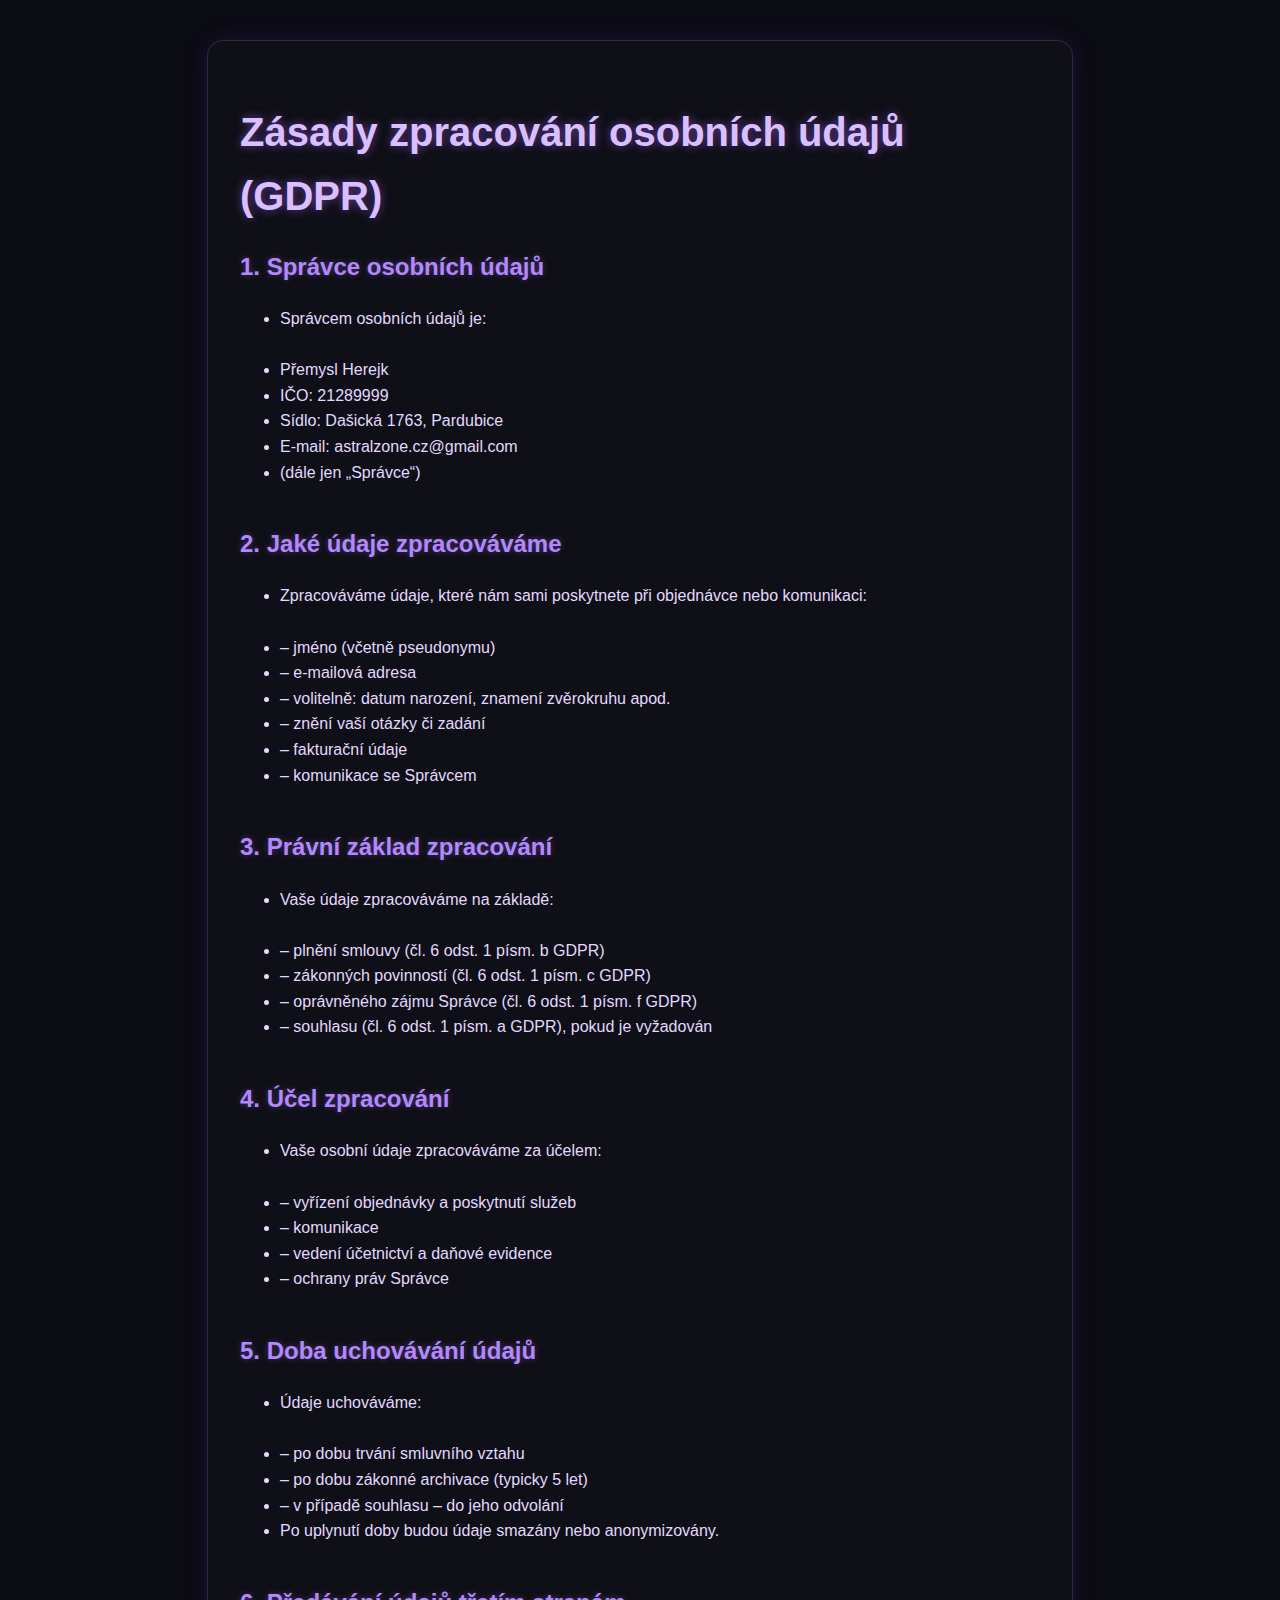
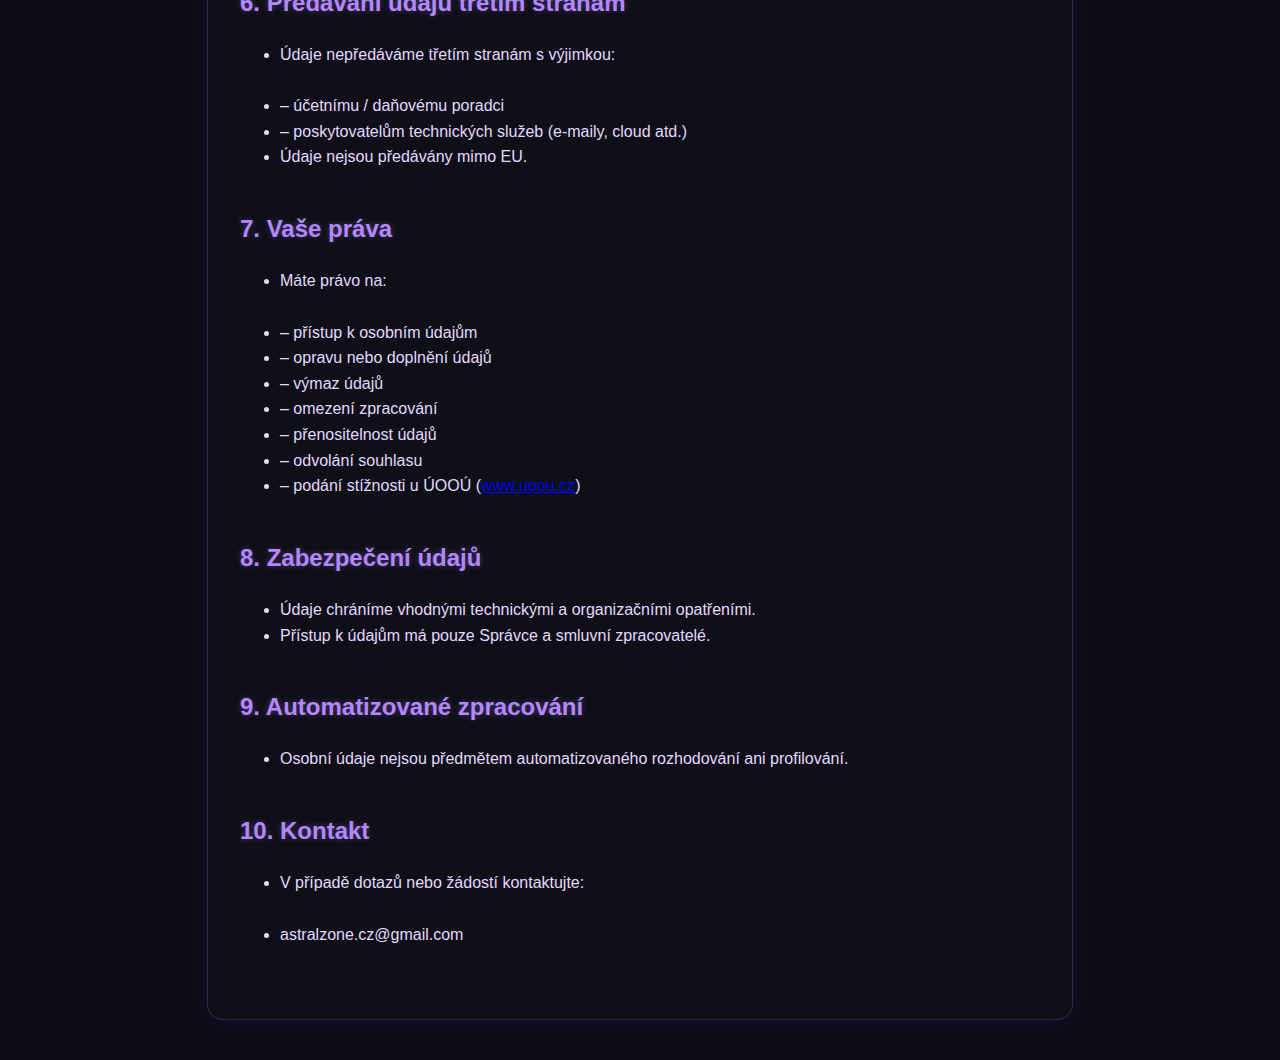
<file: tarot-gdpr.html>
<!DOCTYPE html>
<html lang="cs">
<head>
  <meta charset="UTF-8" />
  <meta name="viewport" content="width=device-width, initial-scale=1.0"/>
  <title>Obchodní podmínky | AstralZone</title>
  <link rel="stylesheet" href="css/tarot-podminky-style.css">
</head>
<body>
  <div class="container">
    <h1 class="glow">Zásady zpracování osobních údajů (GDPR)</h1>

    <section>
      <h2>1. Správce osobních údajů</h2>
      <ul>
        <li>Správcem osobních údajů je:</li><br>
        <li>Přemysl Herejk</li>
        <li>IČO: 21289999</li>
        <li>Sídlo: Dašická 1763, Pardubice</li>
        <li>E-mail: astralzone.cz@gmail.com</li>
        <li>(dále jen „Správce“)</li>
      </ul>
    </section>

    <section>
      <h2>2. Jaké údaje zpracováváme</h2>
      <ul>
        <li>Zpracováváme údaje, které nám sami poskytnete při objednávce nebo komunikaci:</li><br>
        <li>– jméno (včetně pseudonymu)</li>
        <li>– e-mailová adresa</li>
        <li>– volitelně: datum narození, znamení zvěrokruhu apod.</li>
        <li>– znění vaší otázky či zadání</li>
        <li>– fakturační údaje</li>
        <li>– komunikace se Správcem</li>
      </ul>
    </section>

    <section>
      <h2>3. Právní základ zpracování</h2>
      <ul>
        <li>Vaše údaje zpracováváme na základě:</li><br>
        <li>– plnění smlouvy (čl. 6 odst. 1 písm. b GDPR)</li>
        <li>– zákonných povinností (čl. 6 odst. 1 písm. c GDPR)</li>
        <li>– oprávněného zájmu Správce (čl. 6 odst. 1 písm. f GDPR)</li>
        <li>– souhlasu (čl. 6 odst. 1 písm. a GDPR), pokud je vyžadován</li>
      </ul>
    </section>

    <section>
      <h2>4. Účel zpracování</h2>
      <ul>
        <li>Vaše osobní údaje zpracováváme za účelem:</li><br>
        <li>– vyřízení objednávky a poskytnutí služeb</li>
        <li>– komunikace</li>
        <li>– vedení účetnictví a daňové evidence</li>
        <li>– ochrany práv Správce</li>
        </li>
      </ul>
    </section>

    <section>
      <h2>5. Doba uchovávání údajů</h2>
      <ul>
        <li>Údaje uchováváme:</li><br>
        <li>– po dobu trvání smluvního vztahu</li>
        <li>– po dobu zákonné archivace (typicky 5 let)</li>
        <li>– v případě souhlasu – do jeho odvolání</li>
        <li>Po uplynutí doby budou údaje smazány nebo anonymizovány.</li>
      </ul>
    </section>

    <section>
      <h2>6. Předávání údajů třetím stranám</h2>
      <ul>
        <li>Údaje nepředáváme třetím stranám s výjimkou:</li><br>
        <li>– účetnímu / daňovému poradci</li>
        <li>– poskytovatelům technických služeb (e-maily, cloud atd.)</li>
        <li>Údaje nejsou předávány mimo EU.</li>
      </ul>
    </section>

    <section>
      <h2>7. Vaše práva</h2>
      <ul>
        <li>Máte právo na:</li><br>
        <li>– přístup k osobním údajům</li>
        <li>– opravu nebo doplnění údajů</li>
        <li>– výmaz údajů</li>
        <li>– omezení zpracování</li>
        <li>– přenositelnost údajů</li>
        <li>– odvolání souhlasu</li>
        <li>– podání stížnosti u ÚOOÚ (<a href="https://www.uoou.cz">www.uoou.cz</a>)</li>
      </ul>
    </section>

    <section>
      <h2>8. Zabezpečení údajů</h2>
      <ul>
        <li>Údaje chráníme vhodnými technickými a organizačními opatřeními.</li>
        <li>Přístup k údajům má pouze Správce a smluvní zpracovatelé.</li>
      </ul>
    </section>

    <section>
      <h2>9. Automatizované zpracování</h2>
      <ul>
        <li>Osobní údaje nejsou předmětem automatizovaného rozhodování ani profilování.</li>
      </ul>
    </section>

    <section>
      <h2>10. Kontakt</h2>
      <ul>
        <li>V případě dotazů nebo žádostí kontaktujte:</li><br>
        <li>astralzone.cz@gmail.com</li>
      </ul>
    </section>
  </div>
</body>

</html>
</file>
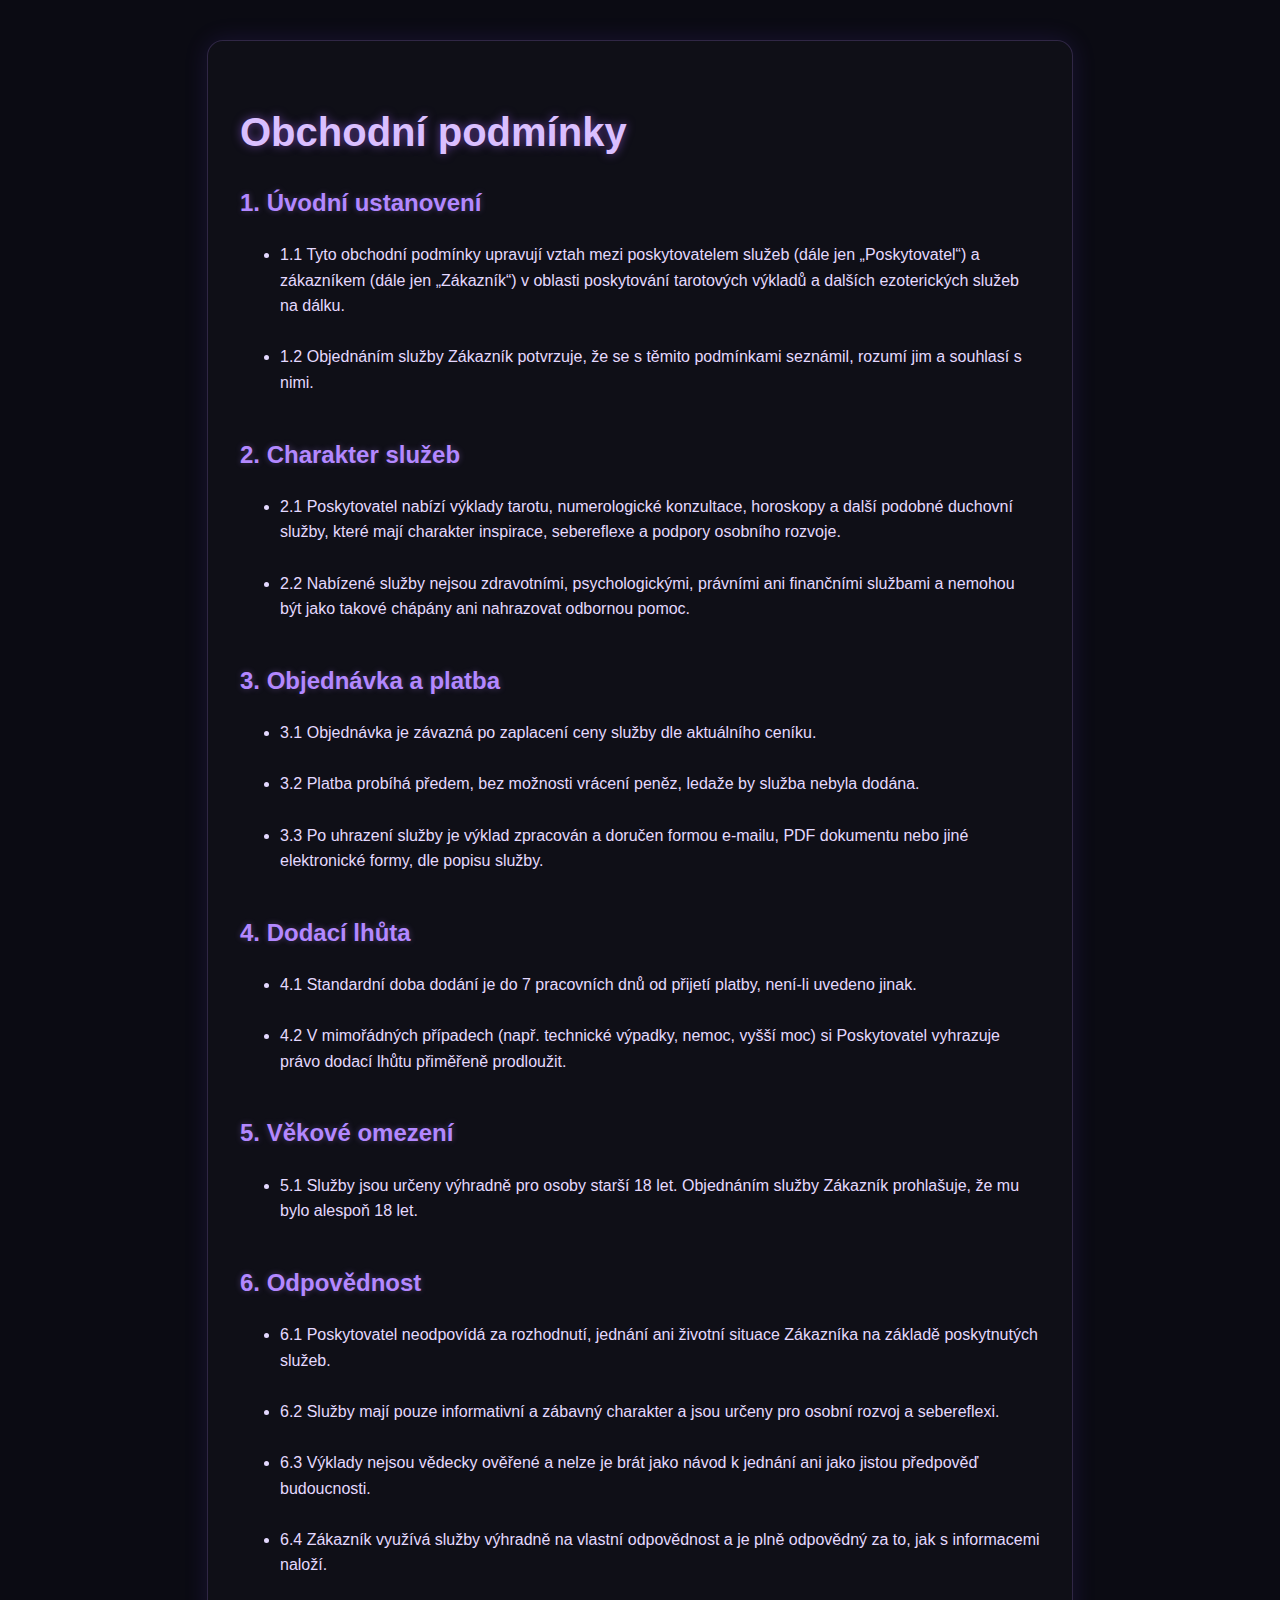
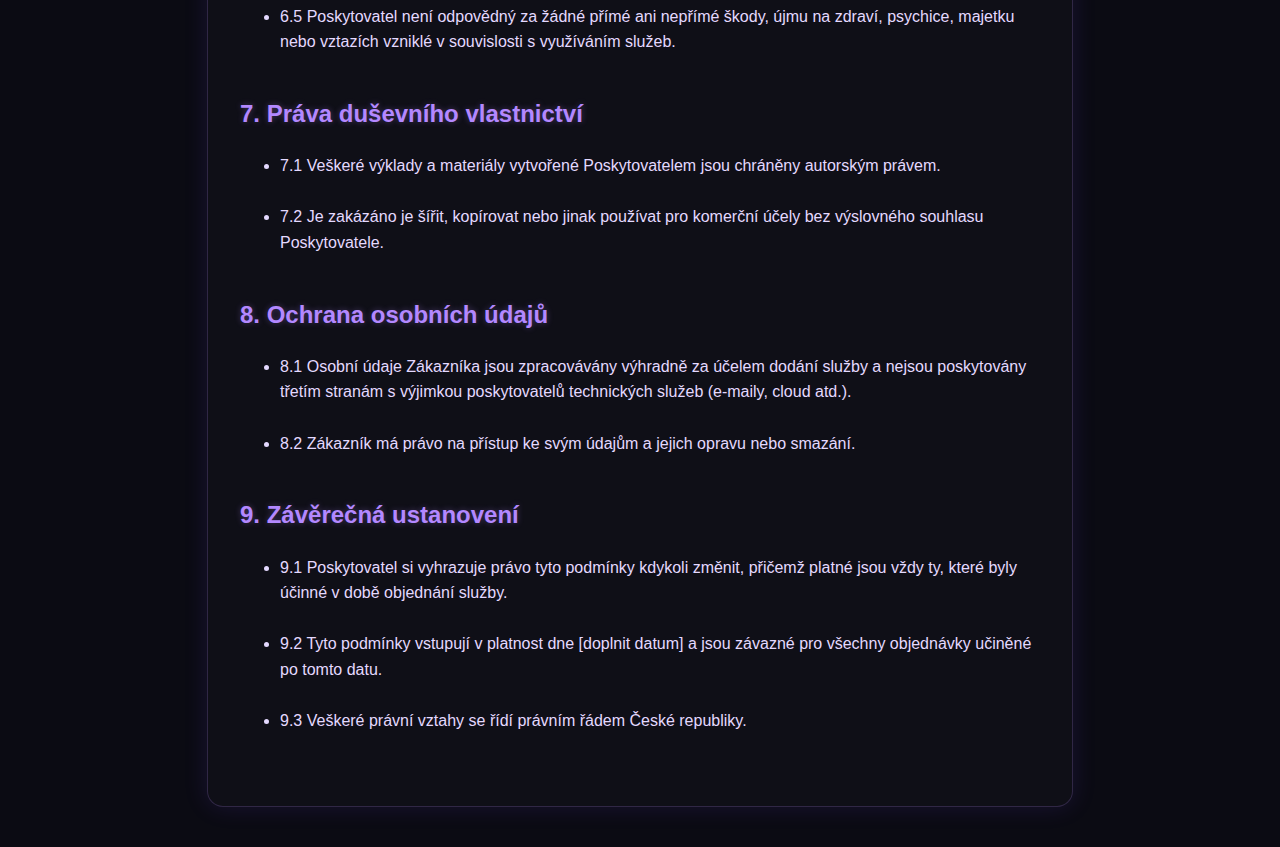
<file: tarot-podminky.html>
<!DOCTYPE html>
<html lang="cs">
<head>
  <meta charset="UTF-8" />
  <meta name="viewport" content="width=device-width, initial-scale=1.0"/>
  <title>Obchodní podmínky | AstralZone</title>
  <link rel="stylesheet" href="css/tarot-podminky-style.css">
</head>
<body>
  <div class="container">
    <h1 class="glow">Obchodní podmínky</h1>

    <section>
      <h2>1. Úvodní ustanovení</h2>
      <ul>
<li>1.1 Tyto obchodní podmínky upravují vztah mezi poskytovatelem služeb (dále jen „Poskytovatel“) a zákazníkem (dále jen „Zákazník“) v oblasti poskytování tarotových výkladů a dalších ezoterických služeb na dálku.
<br><br>
<li>1.2 Objednáním služby Zákazník potvrzuje, že se s těmito podmínkami seznámil, rozumí jim a souhlasí s nimi.
</ul>
    </section>

    <section>
      <h2>2. Charakter služeb</h2>
      <ul>
<li>2.1 Poskytovatel nabízí výklady tarotu, numerologické konzultace, horoskopy a další podobné duchovní služby, které mají charakter inspirace, sebereflexe a podpory osobního rozvoje.
<br><br>
<li>2.2 Nabízené služby nejsou zdravotními, psychologickými, právními ani finančními službami a nemohou být jako takové chápány ani nahrazovat odbornou pomoc.
</ul>
    </section>

    <section>
      <h2>3. Objednávka a platba</h2>
      <ul>
<li>3.1 Objednávka je závazná po zaplacení ceny služby dle aktuálního ceníku.
<br><br>
<li>3.2 Platba probíhá předem, bez možnosti vrácení peněz, ledaže by služba nebyla dodána.
<br><br>
<li>3.3 Po uhrazení služby je výklad zpracován a doručen formou e-mailu, PDF dokumentu nebo jiné elektronické formy, dle popisu služby.
</ul>
    </section>

    <section>
      <h2>4. Dodací lhůta</h2>
      <ul>
<li>4.1 Standardní doba dodání je do 7 pracovních dnů od přijetí platby, není-li uvedeno jinak.
<br><br>
<li>4.2 V mimořádných případech (např. technické výpadky, nemoc, vyšší moc) si Poskytovatel vyhrazuje právo dodací lhůtu přiměřeně prodloužit.
</ul>
    </section>

    <section>
      <h2>5. Věkové omezení</h2>
      <ul>
<li>5.1 Služby jsou určeny výhradně pro osoby starší 18 let. Objednáním služby Zákazník prohlašuje, že mu bylo alespoň 18 let.
</ul>
    </section>

    <section>
      <h2>6. Odpovědnost</h2>
      <ul>
<li>6.1 Poskytovatel neodpovídá za rozhodnutí, jednání ani životní situace Zákazníka na základě poskytnutých služeb.
<br><br>
<li>6.2 Služby mají pouze informativní a zábavný charakter a jsou určeny pro osobní rozvoj a sebereflexi.
<br><br>
<li>6.3 Výklady nejsou vědecky ověřené a nelze je brát jako návod k jednání ani jako jistou předpověď budoucnosti.
<br><br>
<li>6.4 Zákazník využívá služby výhradně na vlastní odpovědnost a je plně odpovědný za to, jak s informacemi naloží.
<br><br>
<li>6.5 Poskytovatel není odpovědný za žádné přímé ani nepřímé škody, újmu na zdraví, psychice, majetku nebo vztazích vzniklé v souvislosti s využíváním služeb.    
</ul>
</section>

<section>
      <h2>7. Práva duševního vlastnictví</h2>
      <ul>
<li>7.1 Veškeré výklady a materiály vytvořené Poskytovatelem jsou chráněny autorským právem.
<br><br>
<li>7.2 Je zakázáno je šířit, kopírovat nebo jinak používat pro komerční účely bez výslovného souhlasu Poskytovatele.
</ul>
    </section>

<section>
      <h2>8. Ochrana osobních údajů</h2>
      <ul>
<li>8.1 Osobní údaje Zákazníka jsou zpracovávány výhradně za účelem dodání služby a nejsou poskytovány třetím stranám s výjimkou poskytovatelů technických služeb (e-maily, cloud atd.).
<br><br>
<li>8.2 Zákazník má právo na přístup ke svým údajům a jejich opravu nebo smazání.
</ul>
    </section>

<section>
      <h2>9. Závěrečná ustanovení</h2>
      <ul>
<li>9.1 Poskytovatel si vyhrazuje právo tyto podmínky kdykoli změnit, přičemž platné jsou vždy ty, které byly účinné v době objednání služby.
<br><br>
<li>9.2 Tyto podmínky vstupují v platnost dne [doplnit datum] a jsou závazné pro všechny objednávky učiněné po tomto datu.
<br><br>
<li>9.3 Veškeré právní vztahy se řídí právním řádem České republiky.
</ul>
    </section>


  </div>
</body>
</html>
</file>
<file: css/tarot-podminky-style.css>
body {
  background: #0b0b13;
  color: #e4d9ff;
  font-family: 'Segoe UI', Tahoma, Geneva, Verdana, sans-serif;
  line-height: 1.6;
  padding: 2rem;
}

h1, h2, h3 {
  color: #b388ff;
  text-shadow: 0 0 6px #b388ff55;
}

h1 {
  font-size: 2.5rem;
  margin-bottom: 1rem;
}

section {
  margin-bottom: 2.5rem;
}

.container {
  max-width: 800px;
  margin: 0 auto;
  background: rgba(255, 255, 255, 0.02);
  padding: 2rem;
  border-radius: 16px;
  box-shadow: 0 0 25px #7a4dff22;
  border: 1px solid #b388ff33;
}

p {
  margin: 1rem 0;
}

.glow {
  color: #dabfff;
  text-shadow: 0 0 10px #a566ff88;
}
</file>
